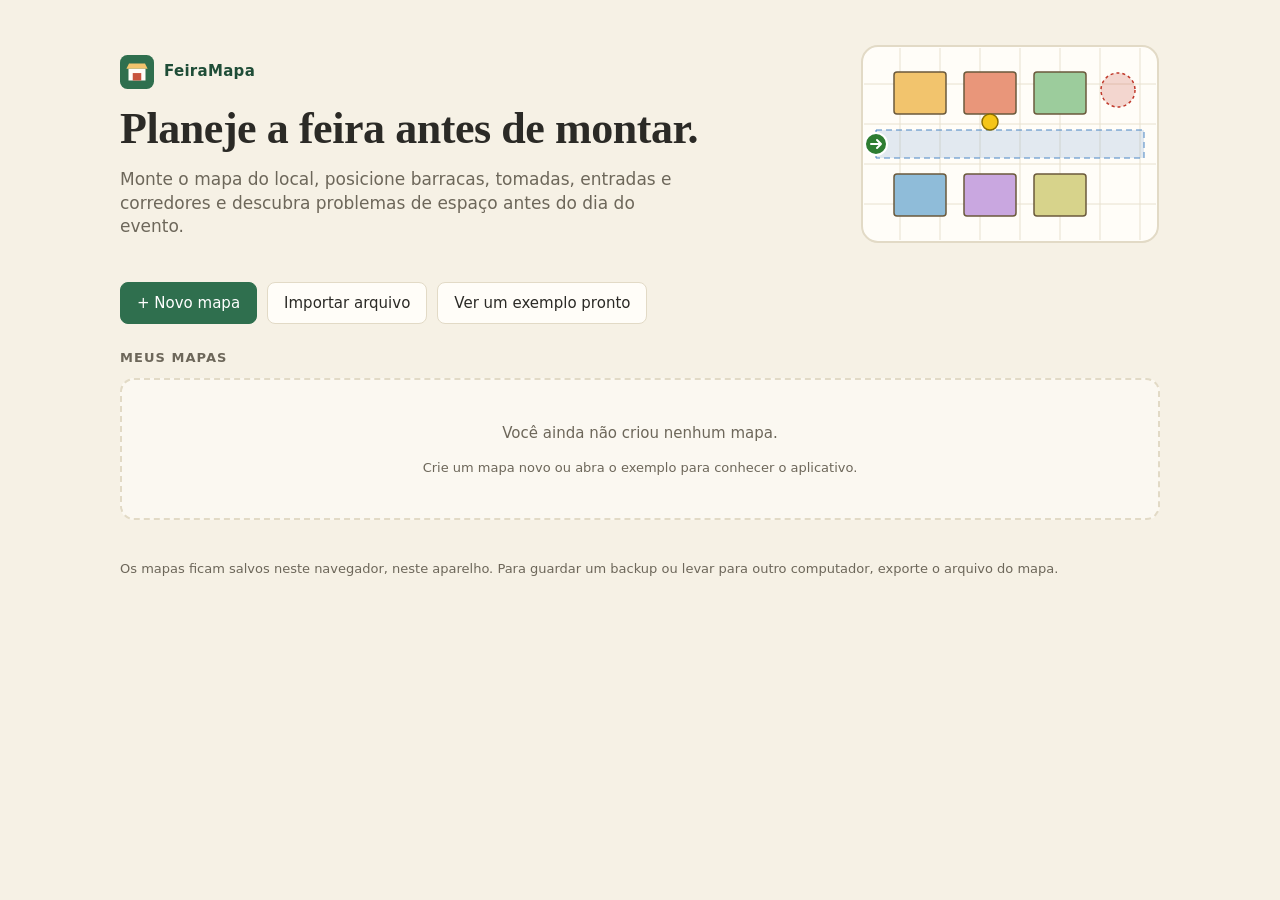
<file: index.html>
<!doctype html>
<html lang="pt-BR">
<head>
  <meta charset="utf-8">
  <meta name="viewport" content="width=device-width, initial-scale=1, viewport-fit=cover">
  <title>FeiraMapa — planeje a distribuição das barracas</title>
  <meta name="description" content="Monte o mapa da sua feira, evento ou exposição: posicione barracas, tomadas, entradas e corredores e veja os problemas antes da montagem.">
  <meta name="theme-color" content="#2f6f4e">
  <link rel="icon" href="data:image/svg+xml,%3Csvg xmlns='http://www.w3.org/2000/svg' viewBox='0 0 64 64'%3E%3Crect width='64' height='64' rx='14' fill='%232f6f4e'/%3E%3Cpath d='M12 26l5-10h30l5 10z' fill='%23f2c46d'/%3E%3Crect x='16' y='26' width='32' height='22' fill='%23fffdf8'/%3E%3Crect x='24' y='34' width='16' height='14' fill='%23c8553d'/%3E%3C/svg%3E">
  <link rel="stylesheet" href="css/style.css">
</head>
<body>
  <noscript><p style="padding:2rem;font-family:sans-serif">O FeiraMapa precisa de JavaScript para funcionar.</p></noscript>
  <div id="toasts" role="status" aria-live="polite"></div>

  <!-- Tela inicial: lista de mapas -->
  <main id="view-home" class="home" hidden></main>

  <!-- Editor -->
  <div id="view-editor" class="editor" hidden>
    <header class="ed-top">
      <button class="btn icon" id="btn-home" title="Voltar para meus mapas" aria-label="Voltar para meus mapas">
        <svg viewBox="0 0 24 24" aria-hidden="true"><path d="M15 5l-7 7 7 7"/></svg>
      </button>
      <input id="map-name" class="name-input" aria-label="Nome da feira" maxlength="100" autocomplete="off">
      <span id="save-state" class="save-state" aria-live="polite"></span>
      <span class="spacer"></span>
      <div class="group" id="grp-history">
        <button class="btn icon" id="btn-undo" title="Desfazer (Ctrl+Z)" aria-label="Desfazer"><svg viewBox="0 0 24 24" aria-hidden="true"><path d="M9 7L4 12l5 5M4 12h10a6 6 0 010 12" transform="translate(0 -4)"/></svg></button>
        <button class="btn icon" id="btn-redo" title="Refazer (Ctrl+Shift+Z)" aria-label="Refazer"><svg viewBox="0 0 24 24" aria-hidden="true"><path d="M15 7l5 5-5 5M20 12H10a6 6 0 000 12" transform="translate(0 -4)"/></svg></button>
      </div>
      <div class="group">
        <button class="btn icon" id="btn-zoom-out" title="Diminuir zoom (-)" aria-label="Diminuir zoom"><svg viewBox="0 0 24 24" aria-hidden="true"><path d="M5 12h14"/></svg></button>
        <button class="btn icon" id="btn-fit" title="Ajustar o mapa à tela (0)" aria-label="Ajustar à tela"><svg viewBox="0 0 24 24" aria-hidden="true"><path d="M4 9V4h5M20 9V4h-5M4 15v5h5M20 15v5h-5"/></svg></button>
        <button class="btn icon" id="btn-zoom-in" title="Aumentar zoom (+)" aria-label="Aumentar zoom"><svg viewBox="0 0 24 24" aria-hidden="true"><path d="M12 5v14M5 12h14"/></svg></button>
      </div>
      <button class="btn" id="btn-grid" aria-pressed="true" title="Mostrar ou esconder a grade">Grade</button>
      <details class="menu" id="menu-export">
        <summary class="btn primary">Compartilhar <svg viewBox="0 0 24 24" aria-hidden="true" class="chev"><path d="M7 10l5 5 5-5"/></svg></summary>
        <div class="menu-list" role="menu">
          <button role="menuitem" data-act="link">Link para visualizar</button>
          <button role="menuitem" data-act="print">Imprimir / salvar PDF</button>
          <button role="menuitem" data-act="png">Baixar imagem (PNG)</button>
          <button role="menuitem" data-act="json">Baixar arquivo do mapa (.json)</button>
        </div>
      </details>
      <button class="btn icon" id="btn-help" title="Ajuda e atalhos" aria-label="Ajuda e atalhos"><svg viewBox="0 0 24 24" aria-hidden="true"><circle cx="12" cy="12" r="9"/><path d="M9.5 9.5a2.5 2.5 0 114 2c-.9.6-1.5 1.1-1.5 2.2M12 17v.01"/></svg></button>
      <button class="btn icon only-mobile" id="btn-panel" title="Painel" aria-label="Abrir ou fechar painel" aria-expanded="false"><svg viewBox="0 0 24 24" aria-hidden="true"><path d="M4 6h16M4 12h16M4 18h16"/></svg></button>
    </header>

    <div id="readonly-banner" class="banner" hidden>
      <span>Você está vendo um mapa compartilhado (somente leitura).</span>
      <button class="btn primary small" id="btn-save-copy">Salvar uma cópia para editar</button>
    </div>

    <nav class="toolbar" id="toolbar" aria-label="Ferramentas"></nav>

    <div class="stage" id="stage">
      <svg id="canvas" role="application" aria-label="Mapa da feira"></svg>
      <div class="hint" id="tool-hint"></div>
    </div>

    <aside class="panel" id="panel" aria-label="Painel lateral">
      <div class="tabs" role="tablist" id="tabs">
        <button role="tab" data-tab="item" aria-selected="true">Item</button>
        <button role="tab" data-tab="stalls" aria-selected="false">Barracas</button>
        <button role="tab" data-tab="issues" aria-selected="false">Avisos <span class="badge" id="badge-issues" hidden>0</span></button>
        <button role="tab" data-tab="map" aria-selected="false">Mapa</button>
      </div>
      <section class="pane" id="pane-item" role="tabpanel"></section>
      <section class="pane" id="pane-stalls" role="tabpanel" hidden></section>
      <section class="pane" id="pane-issues" role="tabpanel" hidden></section>
      <section class="pane" id="pane-map" role="tabpanel" hidden></section>
    </aside>
  </div>

  <!-- Diálogos -->
  <dialog id="dlg-new">
    <form method="dialog" id="form-new">
      <h2>Novo mapa de feira</h2>
      <label class="field"><span>Nome da feira</span>
        <input id="new-name" required maxlength="100" placeholder="Ex.: Feira de Artesanato — Praça Central" autocomplete="off"></label>
      <fieldset class="seg">
        <legend>Como criar o mapa do local?</legend>
        <label><input type="radio" name="new-mode" value="draw" checked><span><strong>Desenhar o local</strong><small>Comece com uma área em branco e desenhe com formas simples.</small></span></label>
        <label><input type="radio" name="new-mode" value="photo"><span><strong>Usar uma foto do local</strong><small>Foto vista de cima, usada como fundo do mapa.</small></span></label>
      </fieldset>
      <div id="new-draw" class="row2">
        <label class="field"><span>Largura (m)</span><input id="new-w" type="number" min="1" max="2000" step="0.5" value="40"></label>
        <label class="field"><span>Comprimento (m)</span><input id="new-h" type="number" min="1" max="2000" step="0.5" value="25"></label>
      </div>
      <div id="new-photo" hidden>
        <label class="field"><span>Foto do local</span><input id="new-file" type="file" accept="image/*"></label>
        <img id="new-preview" alt="Pré-visualização da foto" hidden>
        <label class="field"><span>Largura real do local na foto (m)</span><input id="new-pw" type="number" min="1" max="2000" step="0.5" value="40"></label>
        <p class="muted small" id="new-photo-note">Escolha uma foto. O comprimento é calculado pela proporção da imagem; você pode ajustar depois.</p>
      </div>
      <menu class="dlg-actions">
        <button class="btn" value="cancel" formnovalidate>Cancelar</button>
        <button class="btn primary" id="new-ok" value="ok">Criar mapa</button>
      </menu>
    </form>
  </dialog>

  <dialog id="dlg-text">
    <form method="dialog" id="form-text">
      <h2 id="text-title"></h2>
      <label class="field"><span id="text-label"></span><input id="text-input" required maxlength="100" autocomplete="off"></label>
      <menu class="dlg-actions">
        <button class="btn" value="cancel" formnovalidate>Cancelar</button>
        <button class="btn primary" value="ok" id="text-ok">OK</button>
      </menu>
    </form>
  </dialog>

  <dialog id="dlg-share">
    <form method="dialog">
      <h2>Link para visualizar</h2>
      <p class="muted">Quem abrir o link vê o mapa e pode medir distâncias e buscar barracas, mas não altera o seu original. Pode salvar uma cópia própria.</p>
      <div class="copy-row">
        <input id="share-url" readonly aria-label="Link de compartilhamento">
        <button type="button" class="btn primary" id="share-copy">Copiar</button>
      </div>
      <p class="small" id="share-note"></p>
      <menu class="dlg-actions"><button class="btn" value="close">Fechar</button></menu>
    </form>
  </dialog>

  <dialog id="dlg-help">
    <form method="dialog">
      <h2>Como usar</h2>
      <div class="help-grid">
        <div>
          <h3>Montando o mapa</h3>
          <ol>
            <li>Desenhe o local (retângulos, círculos, paredes) ou use uma foto como fundo.</li>
            <li>Marque <strong>corredores</strong> e <strong>áreas proibidas</strong> (árvores, banheiros, saídas de emergência…).</li>
            <li>Adicione <strong>barracas</strong>: clique, ou arraste para definir o tamanho. Depois mova, gire e redimensione.</li>
            <li>Coloque <strong>tomadas</strong> e <strong>entradas/saídas</strong>.</li>
            <li>Confira a aba <strong>Avisos</strong> e compartilhe.</li>
          </ol>
        </div>
        <div>
          <h3>Atalhos</h3>
          <dl class="keys">
            <dt>V</dt><dd>Selecionar</dd><dt>B</dt><dd>Barraca</dd><dt>R / C</dt><dd>Retângulo / círculo</dd>
            <dt>W / L</dt><dd>Parede / linha</dd><dt>A / X</dt><dd>Corredor / área proibida</dd>
            <dt>T / E</dt><dd>Tomada / entrada ou saída</dd><dt>M</dt><dd>Medir distância</dd>
            <dt>[ ]</dt><dd>Girar 15°</dd><dt>Setas</dt><dd>Mover (Shift = 1 m)</dd>
            <dt>Ctrl+D</dt><dd>Duplicar</dd><dt>Ctrl+Z</dt><dd>Desfazer</dd><dt>Delete</dt><dd>Excluir</dd>
            <dt>Espaço</dt><dd>Segure e arraste para mover a tela</dd><dt>Shift</dt><dd>Ao criar, mantém a ferramenta; em linhas, trava o ângulo</dd>
          </dl>
        </div>
      </div>
      <p class="muted small">Seus mapas ficam salvos neste navegador, neste aparelho. Para guardar um backup ou levar para outro lugar, use <strong>Compartilhar → Baixar arquivo do mapa</strong>.</p>
      <menu class="dlg-actions"><button class="btn primary" value="close">Entendi</button></menu>
    </form>
  </dialog>

  <script src="js/geometry.js"></script>
  <script src="js/store.js"></script>
  <script src="js/editor.js"></script>
  <script src="js/share.js"></script>
  <script src="js/app.js"></script>
</body>
</html>
</file>
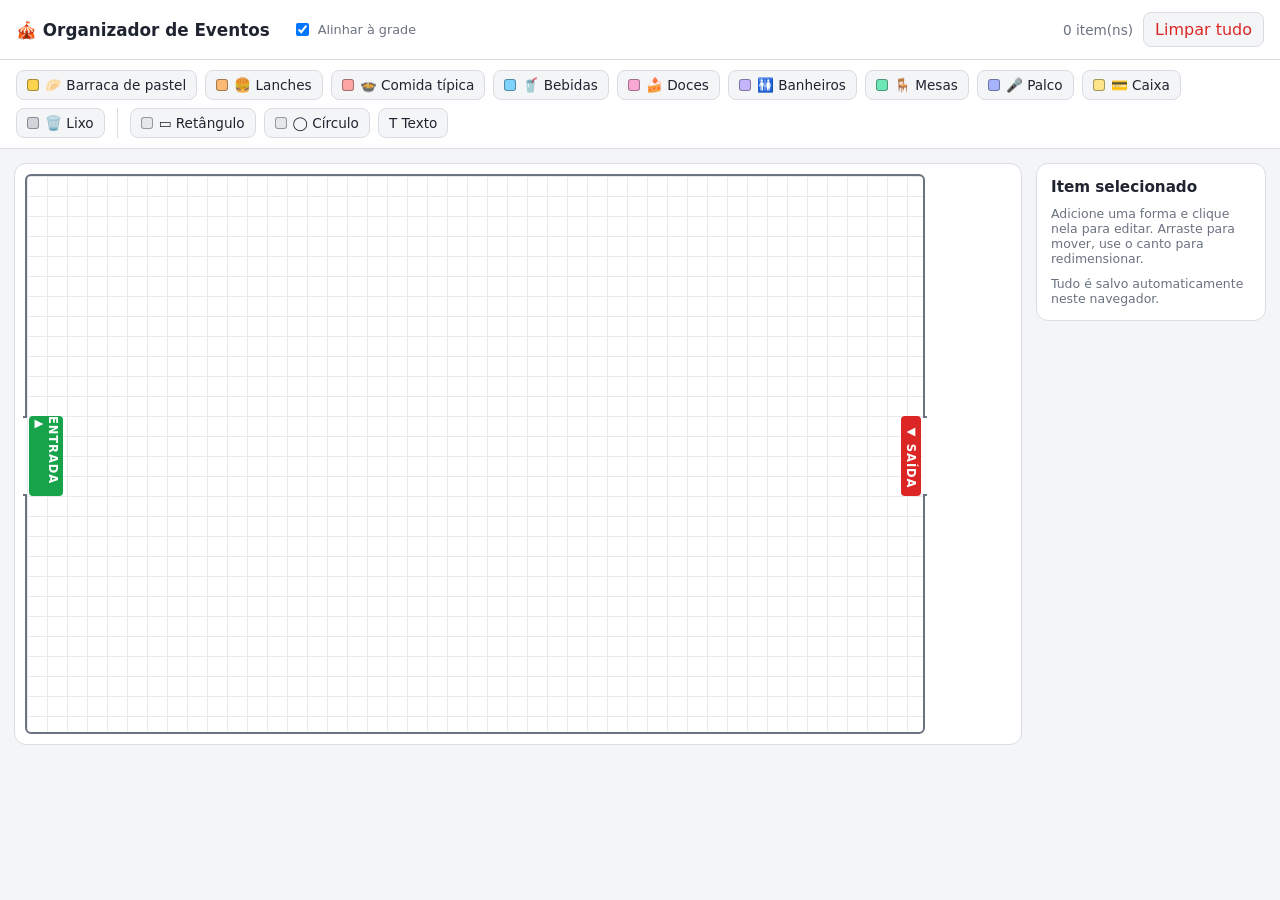
<file: organizador-netlify/index.html>
<!DOCTYPE html>
<html lang="pt-BR">
<head>
<meta charset="utf-8">
<meta name="viewport" content="width=device-width, initial-scale=1, viewport-fit=cover">
<title>Organizador de Eventos</title>
<style>
:root{--bg:#f4f5f7;--panel:#fff;--text:#1f2430;--muted:#6b7280;--line:#d9dce3;--accent:#4f46e5;--stage:#fff;--grid:#e8eaf0;
box-sizing:border-box;padding-top:env(safe-area-inset-top,0px);padding-bottom:env(safe-area-inset-bottom,0px);color-scheme:light}
@media (prefers-color-scheme:dark){:root:not([data-theme="light"]){--bg:#14161c;--panel:#1d2029;--text:#e8eaf0;--muted:#9aa1b0;--line:#323746;--accent:#818cf8;--stage:#1a1d25;--grid:#262a35;color-scheme:dark}}
:root[data-theme="dark"]{--bg:#14161c;--panel:#1d2029;--text:#e8eaf0;--muted:#9aa1b0;--line:#323746;--accent:#818cf8;--stage:#1a1d25;--grid:#262a35;color-scheme:dark}
*{box-sizing:border-box}
html{scroll-padding-top:env(safe-area-inset-top,0px)}
body{margin:0;background:var(--bg);color:var(--text);font-family:system-ui,-apple-system,"Segoe UI",Roboto,sans-serif;display:flex;flex-direction:column;min-height:100vh}
header{padding:12px 16px;background:var(--panel);border-bottom:1px solid var(--line);display:flex;flex-wrap:wrap;gap:10px;align-items:center}
h1{font-size:1.05rem;margin:0 12px 0 0}
button,input,select{font:inherit;color:var(--text);background:var(--bg);border:1px solid var(--line);border-radius:8px;padding:7px 11px}
button{cursor:pointer}button:hover{border-color:var(--accent)}
button.danger{color:#dc2626}
main{flex:1;display:flex;gap:14px;padding:14px;flex-wrap:wrap;justify-content:center;align-items:flex-start}
#wrap{flex:1 1 640px;max-width:100%;overflow:auto;border:1px solid var(--line);border-radius:12px;background:var(--panel);padding:10px}
#stage{position:relative;width:900px;height:560px;background-color:var(--stage);background-image:linear-gradient(var(--grid) 1px,transparent 1px),linear-gradient(90deg,var(--grid) 1px,transparent 1px);background-size:20px 20px;border:2px solid var(--muted);border-radius:6px;touch-action:none;user-select:none}
.it{position:absolute;display:flex;align-items:center;justify-content:center;text-align:center;font-size:.85rem;font-weight:600;color:#111;padding:4px;border:2px solid rgba(0,0,0,.35);cursor:move;overflow:hidden;line-height:1.15;word-break:break-word}
.it.circle{border-radius:50%}
.it.text{background:transparent!important;border:2px dashed transparent;color:var(--text);font-size:1rem}
.it.sel{outline:3px solid var(--accent);outline-offset:1px;border-color:var(--accent)}
.rs{position:absolute;right:0;bottom:0;width:16px;height:16px;cursor:nwse-resize;background:linear-gradient(135deg,transparent 50%,var(--accent) 50%)}
aside{flex:0 0 230px;background:var(--panel);border:1px solid var(--line);border-radius:12px;padding:14px;display:flex;flex-direction:column;gap:10px}
aside h2{font-size:.95rem;margin:0}
label{font-size:.8rem;color:var(--muted);display:flex;flex-direction:column;gap:4px}
input[type=color]{padding:2px;height:36px;width:100%}
.row{display:flex;gap:8px}.row button{flex:1}
.hint{font-size:.78rem;color:var(--muted);margin:0}
#count{font-size:.85rem;color:var(--muted)}
.pal{display:flex;flex-wrap:wrap;gap:8px;padding:10px 16px;background:var(--panel);border-bottom:1px solid var(--line)}
.pal button{display:flex;align-items:center;gap:6px;padding:6px 10px;font-size:.85rem}
.pal i{width:12px;height:12px;border-radius:3px;border:1px solid rgba(0,0,0,.35);display:inline-block}
.pal .sep{width:1px;background:var(--line);margin:0 4px}
.gate{position:absolute;top:240px;height:80px;width:2px;pointer-events:none;z-index:0}
.gate.in{left:-2px;background:var(--stage)}.gate.out{right:-2px;background:var(--stage)}
.gate span{position:absolute;top:0;height:80px;display:flex;align-items:center;justify-content:center;writing-mode:vertical-rl;font-size:.72rem;font-weight:700;letter-spacing:.08em;padding:0 3px;border-radius:4px}
.gate.in span{left:4px;background:#16a34a;color:#fff}.gate.out span{right:4px;background:#dc2626;color:#fff}
.gate.in::after,.gate.out::after{content:"";position:absolute;top:0;bottom:0;width:4px;background:var(--stage);border-top:2px solid var(--muted);border-bottom:2px solid var(--muted)}
.gate.in::after{left:-2px}.gate.out::after{right:-2px}
</style>
</head>
<body>
<header>
  <h1>🎪 Organizador de Eventos</h1>
  <label style="flex-direction:row;align-items:center;gap:6px"><input type="checkbox" id="snap" checked> Alinhar à grade</label>
  <span style="flex:1"></span>
  <span id="count"></span>
  <button id="clear" class="danger">Limpar tudo</button>
</header>
<div class="pal" id="pal"></div>
<main>
  <div id="wrap"><div id="stage"></div></div>
  <aside>
    <h2>Item selecionado</h2>
    <div id="none" class="hint">Adicione uma forma e clique nela para editar. Arraste para mover, use o canto para redimensionar.</div>
    <div id="form" hidden style="display:none;flex-direction:column;gap:10px">
      <label>Função / nome
        <input id="label" list="sug" placeholder="Ex.: Palco, Bar, Banheiro">
        <datalist id="sug"><option>Palco</option><option>Pista de dança</option><option>Bar</option><option>Mesas</option><option>Entrada</option><option>Banheiros</option><option>Cozinha</option><option>Camarim</option><option>Estacionamento</option></datalist>
      </label>
      <label>Cor <input type="color" id="color"></label>
      <div class="row"><button id="dup">Duplicar</button><button id="del" class="danger">Excluir</button></div>
    </div>
    <p class="hint">Tudo é salvo automaticamente neste navegador.</p>
  </aside>
</main>
<script>
const stage=document.getElementById('stage'),$=id=>document.getElementById(id);
let items=[],sel=null,seq=1;
const KEY='evento-layout-v1';
try{const s=JSON.parse(localStorage.getItem(KEY)||'null');if(s){items=s;seq=Math.max(0,...items.map(i=>i.id))+1}}catch(e){}
const save=()=>{try{localStorage.setItem(KEY,JSON.stringify(items))}catch(e){}};
const snap=v=>$('snap').checked?Math.round(v/20)*20:v;
const defaults={rect:{w:140,h:100,color:'#fbbf24',label:'Área'},circle:{w:120,h:120,color:'#6ee7b7',label:'Mesa'},text:{w:160,h:40,color:'#ffffff',label:'Texto'}};

function render(){
  stage.innerHTML='<div class="gate in"><span>ENTRADA ▶</span></div><div class="gate out"><span>◀ SAÍDA</span></div>';
  items.forEach(it=>{
    const d=document.createElement('div');
    d.className='it '+it.type+(it.id===sel?' sel':'');
    Object.assign(d.style,{left:it.x+'px',top:it.y+'px',width:it.w+'px',height:it.h+'px',background:it.color});
    d.textContent=it.label;
    d.onpointerdown=e=>startDrag(e,it,'move');
    d.ondblclick=()=>{$('label').focus();$('label').select()};
    if(it.id===sel){const r=document.createElement('div');r.className='rs';r.onpointerdown=e=>{e.stopPropagation();startDrag(e,it,'size')};d.appendChild(r)}
    stage.appendChild(d);
  });
  const cur=items.find(i=>i.id===sel);
  $('none').style.display=cur?'none':'block';
  $('form').style.display=cur?'flex':'none';
  if(cur){if(document.activeElement!==$('label'))$('label').value=cur.label;$('color').value=cur.color}
  $('count').textContent=items.length+' item(ns)';
}
function startDrag(e,it,mode){
  e.preventDefault();e.stopPropagation();
  sel=it.id;
  const sx=e.clientX,sy=e.clientY,ox=it.x,oy=it.y,ow=it.w,oh=it.h;
  render();
  const mv=ev=>{
    const dx=ev.clientX-sx,dy=ev.clientY-sy;
    if(mode==='move'){it.x=Math.max(0,Math.min(900-it.w,snap(ox+dx)));it.y=Math.max(0,Math.min(560-it.h,snap(oy+dy)))}
    else{it.w=Math.max(40,Math.min(900-it.x,snap(ow+dx)));it.h=Math.max(30,Math.min(560-it.y,snap(oh+dy)))}
    const el=stage.children[items.indexOf(it)+2];
    el.style.left=it.x+'px';el.style.top=it.y+'px';el.style.width=it.w+'px';el.style.height=it.h+'px';
  };
  const up=()=>{removeEventListener('pointermove',mv);removeEventListener('pointerup',up);save()};
  addEventListener('pointermove',mv);addEventListener('pointerup',up);
}
function add(type,src){
  const d=defaults[type];
  const it=Object.assign({type,x:snap(380),y:snap(240)},d,src||{});it.id=seq++;
  items.push(it);sel=it.id;save();render();
}
const presets=[
 ['🥟 Barraca de pastel','rect','#fcd34d',140,90],
 ['🍔 Lanches','rect','#fdba74',140,90],
 ['🍲 Comida típica','rect','#fca5a5',140,90],
 ['🥤 Bebidas','rect','#7dd3fc',120,90],
 ['🍰 Doces','rect','#f9a8d4',120,90],
 ['🚻 Banheiros','rect','#c4b5fd',100,100],
 ['🪑 Mesas','circle','#6ee7b7',100,100],
 ['🎤 Palco','rect','#a5b4fc',200,100],
 ['💳 Caixa','rect','#fde68a',80,60],
 ['🗑️ Lixo','rect','#d1d5db',60,60],
 ['▭ Retângulo','rect','#e5e7eb',140,100],
 ['◯ Círculo','circle','#e5e7eb',120,120],
 ['T Texto','text','#ffffff',160,40]];
presets.forEach(([label,type,color,w,h],i)=>{
  if(i===10){const s=document.createElement('div');s.className='sep';$('pal').appendChild(s)}
  const b=document.createElement('button');
  b.innerHTML=(type==='text'?'':'<i style="background:'+color+'"></i>')+label;
  b.onclick=()=>add(type,{label:type==='text'?'Texto':label,color,w,h});
  $('pal').appendChild(b);
});
stage.onpointerdown=()=>{sel=null;render()};
$('label').oninput=e=>{const c=items.find(i=>i.id===sel);if(c){c.label=e.target.value;save();render()}};
$('color').oninput=e=>{const c=items.find(i=>i.id===sel);if(c){c.color=e.target.value;save();render()}};
$('del').onclick=()=>{items=items.filter(i=>i.id!==sel);sel=null;save();render()};
$('dup').onclick=()=>{const c=items.find(i=>i.id===sel);if(c)add(c.type,{...c,id:seq,x:Math.min(900-c.w,c.x+20),y:Math.min(560-c.h,c.y+20)})};
$('clear').onclick=()=>{if(items.length&&confirm('Remover todos os itens?')){items=[];sel=null;save();render()}};
addEventListener('keydown',e=>{if(e.key==='Delete'&&sel&&document.activeElement.tagName!=='INPUT')$('del').click()});
render();
</script>
</body>
</html>
</file>
<file: css/style.css>
:root {
  --bg: #f6f1e5;
  --paper: #fffdf8;
  --ink: #2b2a26;
  --muted: #6d675a;
  --line: #e2dac6;
  --green: #2f6f4e;
  --green-d: #1f4d37;
  --green-l: #e3f0e8;
  --terra: #c8553d;
  --sand: #f2c46d;
  --err: #d32f2f;
  --warn: #e08a00;
  --sel: #1565c0;
  --radius: 10px;
  --shadow: 0 1px 2px rgba(60, 50, 20, .08), 0 4px 14px rgba(60, 50, 20, .08);
  --font: "Segoe UI", system-ui, -apple-system, Roboto, "Helvetica Neue", Arial, sans-serif;
  --serif: Georgia, "Iowan Old Style", "Palatino Linotype", serif;
}

* { box-sizing: border-box; }
html, body { height: 100%; margin: 0; }
body {
  font-family: var(--font); color: var(--ink); background: var(--bg);
  font-size: 15px; line-height: 1.4; -webkit-text-size-adjust: 100%;
  overflow: hidden;
}
[hidden] { display: none !important; }
button, input, select, textarea { font: inherit; color: inherit; }
.btn svg, .tool svg, .menu .chev, .ok-box svg { fill: none; stroke: currentColor; stroke-width: 1.8; stroke-linecap: round; stroke-linejoin: round; }
#canvas { stroke: none; }
h1, h2, h3 { margin: 0; line-height: 1.2; }
.muted { color: var(--muted); }
.small { font-size: 13px; }

/* ---------- botões ---------- */
.btn {
  display: inline-flex; align-items: center; justify-content: center; gap: 6px;
  min-height: 36px; padding: 0 12px; border: 1px solid var(--line); border-radius: 8px;
  background: var(--paper); cursor: pointer; white-space: nowrap; user-select: none;
  transition: background .12s, border-color .12s, transform .05s;
}
.btn:hover { background: #f3ede0; border-color: #d3c9af; }
.btn:active { transform: translateY(1px); }
.btn:focus-visible, .tool:focus-visible, .tabs button:focus-visible, input:focus-visible, select:focus-visible, textarea:focus-visible, summary:focus-visible {
  outline: 2px solid var(--sel); outline-offset: 1px;
}
.btn:disabled { opacity: .4; cursor: default; transform: none; background: var(--paper); }
.btn.primary { background: var(--green); border-color: var(--green); color: #fff; }
.btn.primary:hover { background: var(--green-d); border-color: var(--green-d); }
.btn.danger { color: var(--err); }
.btn.danger:hover { background: #fdecea; border-color: #f0b4ae; }
.btn.small { min-height: 30px; padding: 0 10px; font-size: 13px; }
.btn.icon { width: 36px; padding: 0; }
.btn.icon svg { width: 20px; height: 20px; }
.btn[aria-pressed="true"] { background: var(--green-l); border-color: #b9d8c6; }
.only-mobile { display: none; }

/* ---------- campos ---------- */
.field { display: flex; flex-direction: column; gap: 4px; margin: 0 0 10px; }
.field > span { font-size: 12.5px; font-weight: 600; color: var(--muted); }
input[type=text], input[type=number], input[type=search], input:not([type]), select, textarea {
  width: 100%; min-height: 36px; padding: 6px 10px; border: 1px solid var(--line); border-radius: 8px; background: #fff;
}
textarea { min-height: 70px; resize: vertical; }
input[type=checkbox], input[type=radio] { width: 17px; height: 17px; accent-color: var(--green); }
input:disabled, select:disabled, textarea:disabled { background: #f4f0e6; color: var(--muted); }
.row2 { display: grid; grid-template-columns: 1fr 1fr; gap: 10px; }
.row3 { display: grid; grid-template-columns: 1fr 1fr 1fr; gap: 8px; }
.check { display: flex; align-items: center; gap: 8px; margin: 4px 0 12px; cursor: pointer; }

/* ---------- tela inicial ---------- */
.home { height: 100%; overflow: auto; padding: 0 20px 60px; }
.home-inner { max-width: 1040px; margin: 0 auto; }
.hero { padding: 44px 0 26px; display: flex; gap: 28px; align-items: center; justify-content: space-between; flex-wrap: wrap; }
.brand { display: flex; align-items: center; gap: 10px; margin-bottom: 14px; font-weight: 700; letter-spacing: .02em; color: var(--green-d); }
.brand svg { width: 34px; height: 34px; }
.hero h1 { font-family: var(--serif); font-size: clamp(28px, 4.4vw, 44px); letter-spacing: -.01em; max-width: 15em; }
.hero p { font-size: 17px; color: var(--muted); max-width: 34em; margin: 12px 0 0; }
.hero-art { width: min(300px, 100%); flex: none; }
.home-actions { display: flex; flex-wrap: wrap; gap: 10px; margin: 6px 0 26px; }
.home-actions .btn { min-height: 42px; padding: 0 16px; }
.section-title { font-size: 13px; font-weight: 700; text-transform: uppercase; letter-spacing: .08em; color: var(--muted); margin: 8px 0 12px; }
.cards { display: grid; grid-template-columns: repeat(auto-fill, minmax(280px, 1fr)); gap: 14px; }
.card { background: var(--paper); border: 1px solid var(--line); border-radius: 14px; padding: 16px; box-shadow: var(--shadow); display: flex; flex-direction: column; gap: 10px; }
.card h3 { font-size: 17px; word-break: break-word; }
.card .meta { color: var(--muted); font-size: 13px; display: flex; flex-wrap: wrap; gap: 4px 12px; }
.card .actions { display: flex; flex-wrap: wrap; gap: 6px; margin-top: auto; }
.empty { border: 2px dashed var(--line); border-radius: 14px; padding: 28px; text-align: center; color: var(--muted); background: rgba(255,253,248,.6); }
.notice { background: #fff4d6; border: 1px solid #ecd48c; border-radius: 10px; padding: 10px 14px; margin-bottom: 16px; font-size: 14px; }
.foot { margin-top: 40px; color: var(--muted); font-size: 13px; }

/* ---------- editor ---------- */
.editor {
  height: 100%; display: grid;
  grid-template-columns: 70px 1fr 340px;
  grid-template-rows: auto auto 1fr;
  grid-template-areas: "top top top" "banner banner banner" "tools stage panel";
}
.ed-top {
  grid-area: top; display: flex; align-items: center; gap: 8px; padding: 8px 12px;
  background: var(--paper); border-bottom: 1px solid var(--line); z-index: 5; min-width: 0;
}
.name-input { max-width: 320px; font-weight: 700; font-size: 16px; background: transparent !important; border-color: transparent !important; }
.name-input:hover, .name-input:focus { background: #fff !important; border-color: var(--line) !important; }
.save-state { color: var(--muted); font-size: 12.5px; white-space: nowrap; }
.save-state.err { color: var(--err); font-weight: 600; }
.spacer { flex: 1; }
.group { display: flex; gap: 2px; }
.banner { grid-area: banner; display: flex; align-items: center; gap: 12px; justify-content: center; flex-wrap: wrap; padding: 8px 12px; background: #e8f1fb; border-bottom: 1px solid #c4d9ee; font-size: 14px; }

.toolbar {
  grid-area: tools; background: var(--paper); border-right: 1px solid var(--line); padding: 8px 6px;
  display: flex; flex-direction: column; gap: 3px; overflow-y: auto; overflow-x: hidden;
}
.tool-sep { height: 1px; background: var(--line); margin: 5px 4px; flex: none; }
.tool {
  position: relative; display: flex; flex-direction: column; align-items: center; justify-content: center; gap: 2px;
  min-height: 48px; padding: 4px 1px; border: 1px solid transparent; border-radius: 9px; background: transparent; cursor: pointer; font-size: 10px; letter-spacing: -.01em; color: #4a463c; flex: none;
}
.tool svg { width: 22px; height: 22px; }
.tool:hover { background: #f1ebdc; }
.tool[aria-pressed="true"] { background: var(--green); color: #fff; }
.tool .sticky-dot { position: absolute; top: 4px; right: 5px; width: 7px; height: 7px; border-radius: 50%; background: var(--sand); display: none; }
.tool[data-sticky="1"] .sticky-dot { display: block; }

.stage { grid-area: stage; position: relative; background: #ebe4d2; min-width: 0; min-height: 0; overflow: hidden; }
#canvas { width: 100%; height: 100%; display: block; user-select: none; -webkit-user-select: none; outline: none; }
.hint {
  position: absolute; left: 12px; bottom: 12px; right: 12px; pointer-events: none; display: flex; justify-content: flex-start;
}
.hint span { background: rgba(43,42,38,.86); color: #fff; padding: 6px 12px; border-radius: 999px; font-size: 12.5px; max-width: 100%; }
.hl { animation: pulse 1.1s ease-in-out infinite; }
@keyframes pulse { 50% { stroke-opacity: .25; } }
@media (prefers-reduced-motion: reduce) { .hl { animation: none; } }

.panel {
  grid-area: panel; background: var(--paper); border-left: 1px solid var(--line);
  display: flex; flex-direction: column; min-height: 0; min-width: 0;
}
.tabs { display: flex; border-bottom: 1px solid var(--line); flex: none; }
.tabs button {
  flex: 1; padding: 11px 4px; border: 0; border-bottom: 3px solid transparent; background: none; cursor: pointer; font-weight: 600; color: var(--muted); font-size: 13.5px;
}
.tabs button:hover { color: var(--ink); }
.tabs button[aria-selected="true"] { color: var(--green-d); border-bottom-color: var(--green); }
.badge { display: inline-block; min-width: 18px; padding: 0 5px; border-radius: 9px; background: var(--warn); color: #fff; font-size: 11px; line-height: 18px; text-align: center; }
.badge.err { background: var(--err); }
.pane { flex: 1; overflow-y: auto; padding: 14px; min-height: 0; }
.pane h3 { font-size: 13px; text-transform: uppercase; letter-spacing: .06em; color: var(--muted); margin: 16px 0 8px; }
.pane h3:first-child { margin-top: 0; }

.item-head { display: flex; align-items: center; gap: 10px; margin-bottom: 12px; }
.item-head .dot { width: 14px; height: 14px; border-radius: 4px; border: 1px solid rgba(0,0,0,.25); flex: none; }
.item-head h2 { font-size: 17px; flex: 1; }
.item-actions { display: flex; flex-wrap: wrap; gap: 6px; margin: 0 0 14px; }
.swatches { display: flex; gap: 6px; flex-wrap: wrap; margin-bottom: 12px; }
.swatch { width: 26px; height: 26px; border-radius: 7px; border: 2px solid transparent; box-shadow: inset 0 0 0 1px rgba(0,0,0,.2); cursor: pointer; padding: 0; }
.swatch[aria-pressed="true"] { border-color: var(--ink); }
.info { background: #f6f1e3; border-radius: 8px; padding: 8px 10px; margin-bottom: 12px; font-size: 13px; color: #4a463c; }
.tip { color: var(--muted); }
.tip li { margin-bottom: 6px; }
.checklist { max-height: 200px; overflow: auto; border: 1px solid var(--line); border-radius: 8px; padding: 4px 8px; margin-bottom: 12px; }
.checklist label { display: flex; align-items: center; gap: 8px; padding: 5px 0; cursor: pointer; }

.list { list-style: none; margin: 0; padding: 0; display: flex; flex-direction: column; gap: 4px; }
.list button {
  width: 100%; display: flex; align-items: center; gap: 10px; text-align: left; padding: 8px 10px; border: 1px solid var(--line); border-radius: 9px; background: #fff; cursor: pointer;
}
.list button:hover { background: #f6f1e3; }
.list button[aria-current="true"] { border-color: var(--sel); box-shadow: 0 0 0 1px var(--sel) inset; }
.list .dot { width: 14px; height: 14px; border-radius: 4px; border: 1px solid rgba(0,0,0,.25); flex: none; }
.list .txt { flex: 1; min-width: 0; }
.list .txt strong, .list .txt small { display: block; overflow: hidden; text-overflow: ellipsis; white-space: nowrap; }
.list .txt small { color: var(--muted); font-size: 12px; }
.list .flags { display: flex; gap: 4px; font-size: 13px; }
.flag-err { color: var(--err); } .flag-warn { color: var(--warn); }
.issue { align-items: flex-start !important; }
.issue .sev { flex: none; width: 20px; height: 20px; border-radius: 50%; color: #fff; font-weight: 700; font-size: 12px; display: grid; place-items: center; margin-top: 1px; }
.issue .sev.error { background: var(--err); } .issue .sev.warn { background: var(--warn); }
.ok-box { text-align: center; padding: 26px 10px; color: var(--green-d); }
.ok-box svg { width: 44px; height: 44px; stroke: var(--green); }
.count-line { color: var(--muted); font-size: 13px; margin: 8px 0; }
details.fold { margin-top: 14px; }
details.fold summary { cursor: pointer; font-weight: 600; color: var(--muted); font-size: 13px; text-transform: uppercase; letter-spacing: .06em; padding: 6px 0; }
.stats { display: grid; grid-template-columns: repeat(3, 1fr); gap: 8px; margin-bottom: 14px; }
.stat { background: #f6f1e3; border-radius: 9px; padding: 8px; text-align: center; }
.stat strong { display: block; font-size: 18px; }
.stat span { font-size: 11.5px; color: var(--muted); }

/* menu Compartilhar */
.menu { position: relative; }
.menu summary { list-style: none; }
.menu summary::-webkit-details-marker { display: none; }
.menu .chev { width: 14px; height: 14px; }
.menu-list {
  position: absolute; right: 0; top: calc(100% + 6px); min-width: 250px; background: var(--paper); border: 1px solid var(--line); border-radius: 10px; box-shadow: var(--shadow); padding: 6px; z-index: 20; display: flex; flex-direction: column;
}
.menu-list button { text-align: left; padding: 9px 12px; border: 0; background: none; border-radius: 7px; cursor: pointer; }
.menu-list button:hover { background: #f3ede0; }

/* diálogos */
dialog { border: 0; border-radius: 16px; padding: 22px; width: min(560px, calc(100vw - 24px)); max-height: calc(100vh - 24px); overflow: auto; box-shadow: 0 20px 60px rgba(0,0,0,.3); background: var(--paper); color: var(--ink); }
dialog::backdrop { background: rgba(35, 30, 15, .45); }
dialog h2 { font-family: var(--serif); font-size: 22px; margin-bottom: 14px; }
dialog h3 { font-size: 14px; margin: 0 0 6px; }
.dlg-actions { display: flex; justify-content: flex-end; gap: 8px; padding: 0; margin: 16px 0 0; }
.seg { border: 0; padding: 0; margin: 0 0 14px; display: grid; gap: 8px; }
.seg legend { font-size: 12.5px; font-weight: 600; color: var(--muted); margin-bottom: 6px; padding: 0; }
.seg label { display: flex; gap: 10px; align-items: flex-start; border: 1px solid var(--line); border-radius: 10px; padding: 10px 12px; cursor: pointer; background: #fff; }
.seg label:has(input:checked) { border-color: var(--green); background: var(--green-l); }
.seg small { display: block; color: var(--muted); }
#new-preview { max-width: 100%; max-height: 180px; border-radius: 8px; margin: 0 0 10px; border: 1px solid var(--line); }
.copy-row { display: flex; gap: 8px; margin: 12px 0 8px; }
.help-grid { display: grid; grid-template-columns: 1fr 1fr; gap: 20px; margin-bottom: 8px; }
.help-grid ol { margin: 0; padding-left: 20px; } .help-grid li { margin-bottom: 6px; }
.keys { display: grid; grid-template-columns: auto 1fr; gap: 4px 10px; margin: 0; font-size: 13.5px; }
.keys dt { font-weight: 700; font-family: ui-monospace, Consolas, monospace; background: #f1ebdc; border-radius: 5px; padding: 0 6px; justify-self: start; }
.keys dd { margin: 0; }

/* avisos na tela */
#toasts { position: fixed; left: 50%; top: 64px; transform: translateX(-50%); display: flex; flex-direction: column; gap: 8px; align-items: center; z-index: 100; width: min(560px, calc(100vw - 24px)); pointer-events: none; }
.toast { background: #2b2a26; color: #fff; padding: 10px 16px; border-radius: 12px; box-shadow: var(--shadow); font-size: 14px; pointer-events: none; animation: toast-in .18s ease-out; border-left: 5px solid #8a8577; }
.toast.warn { border-left-color: var(--warn); } .toast.error { border-left-color: var(--err); } .toast.ok { border-left-color: #4caf80; }
@keyframes toast-in { from { opacity: 0; transform: translateY(-8px); } }

/* ---------- celular / telas estreitas ---------- */
@media (max-width: 860px) {
  .editor { grid-template-columns: 1fr; grid-template-rows: auto auto auto 1fr; grid-template-areas: "top" "banner" "tools" "stage"; }
  .only-mobile { display: inline-flex; }
  .toolbar { flex-direction: row; border-right: 0; border-bottom: 1px solid var(--line); padding: 4px 6px; overflow-x: auto; overflow-y: hidden; }
  .tool { min-width: 52px; min-height: 46px; }
  .tool-sep { width: 1px; height: auto; margin: 4px 3px; }
  .panel {
    position: fixed; left: 0; right: 0; bottom: 0; height: 55vh; z-index: 30; border-left: 0; border-top: 1px solid var(--line);
    border-radius: 16px 16px 0 0; box-shadow: 0 -8px 30px rgba(0,0,0,.18); transform: translateY(105%); transition: transform .2s ease-out; padding-bottom: env(safe-area-inset-bottom);
  }
  body.panel-open .panel { transform: none; }
  .name-input { max-width: none; flex: 1; min-width: 0; font-size: 15px; }
  .spacer { display: none; }
  #btn-zoom-in, #btn-zoom-out, #btn-help, .menu .chev { display: none; }
  .menu summary.btn { padding: 0 10px; }
  .save-state { display: none; }
  #btn-grid, #grp-history { display: none; }
  .ed-top { gap: 4px; padding: 6px 8px; }
  .help-grid { grid-template-columns: 1fr; }
  .hint { bottom: 8px; }
  body.panel-open .hint { display: none; }
}
@media (max-width: 480px) {
  .row3 { grid-template-columns: 1fr 1fr; }
  .menu-list { right: -40px; }
}

/* ---------- impressão ---------- */
#print-root { display: none; }
@media print {
  @page { size: A4 landscape; margin: 12mm; }
  html, body { height: auto; overflow: visible; background: #fff; }
  body > *:not(#print-root) { display: none !important; }
  #print-root { display: block !important; color: #000; font-size: 11pt; }
  #print-root h1 { font-family: var(--serif); font-size: 22pt; margin: 0 0 2mm; }
  #print-root h2 { font-size: 13pt; margin: 8mm 0 3mm; }
  #print-root .meta { margin: 0 0 5mm; color: #444; }
  #print-root .print-map { border: 1px solid #999; }
  #print-root table { width: 100%; border-collapse: collapse; font-size: 10pt; page-break-inside: auto; }
  #print-root th, #print-root td { border: 1px solid #aaa; padding: 3px 6px; text-align: left; vertical-align: top; }
  #print-root th { background: #eee; }
  #print-root tr { page-break-inside: avoid; }
  #print-root ul { margin: 0; padding-left: 18px; }
}

.btn, .tool, .tabs button { touch-action: manipulation; }
</file>
